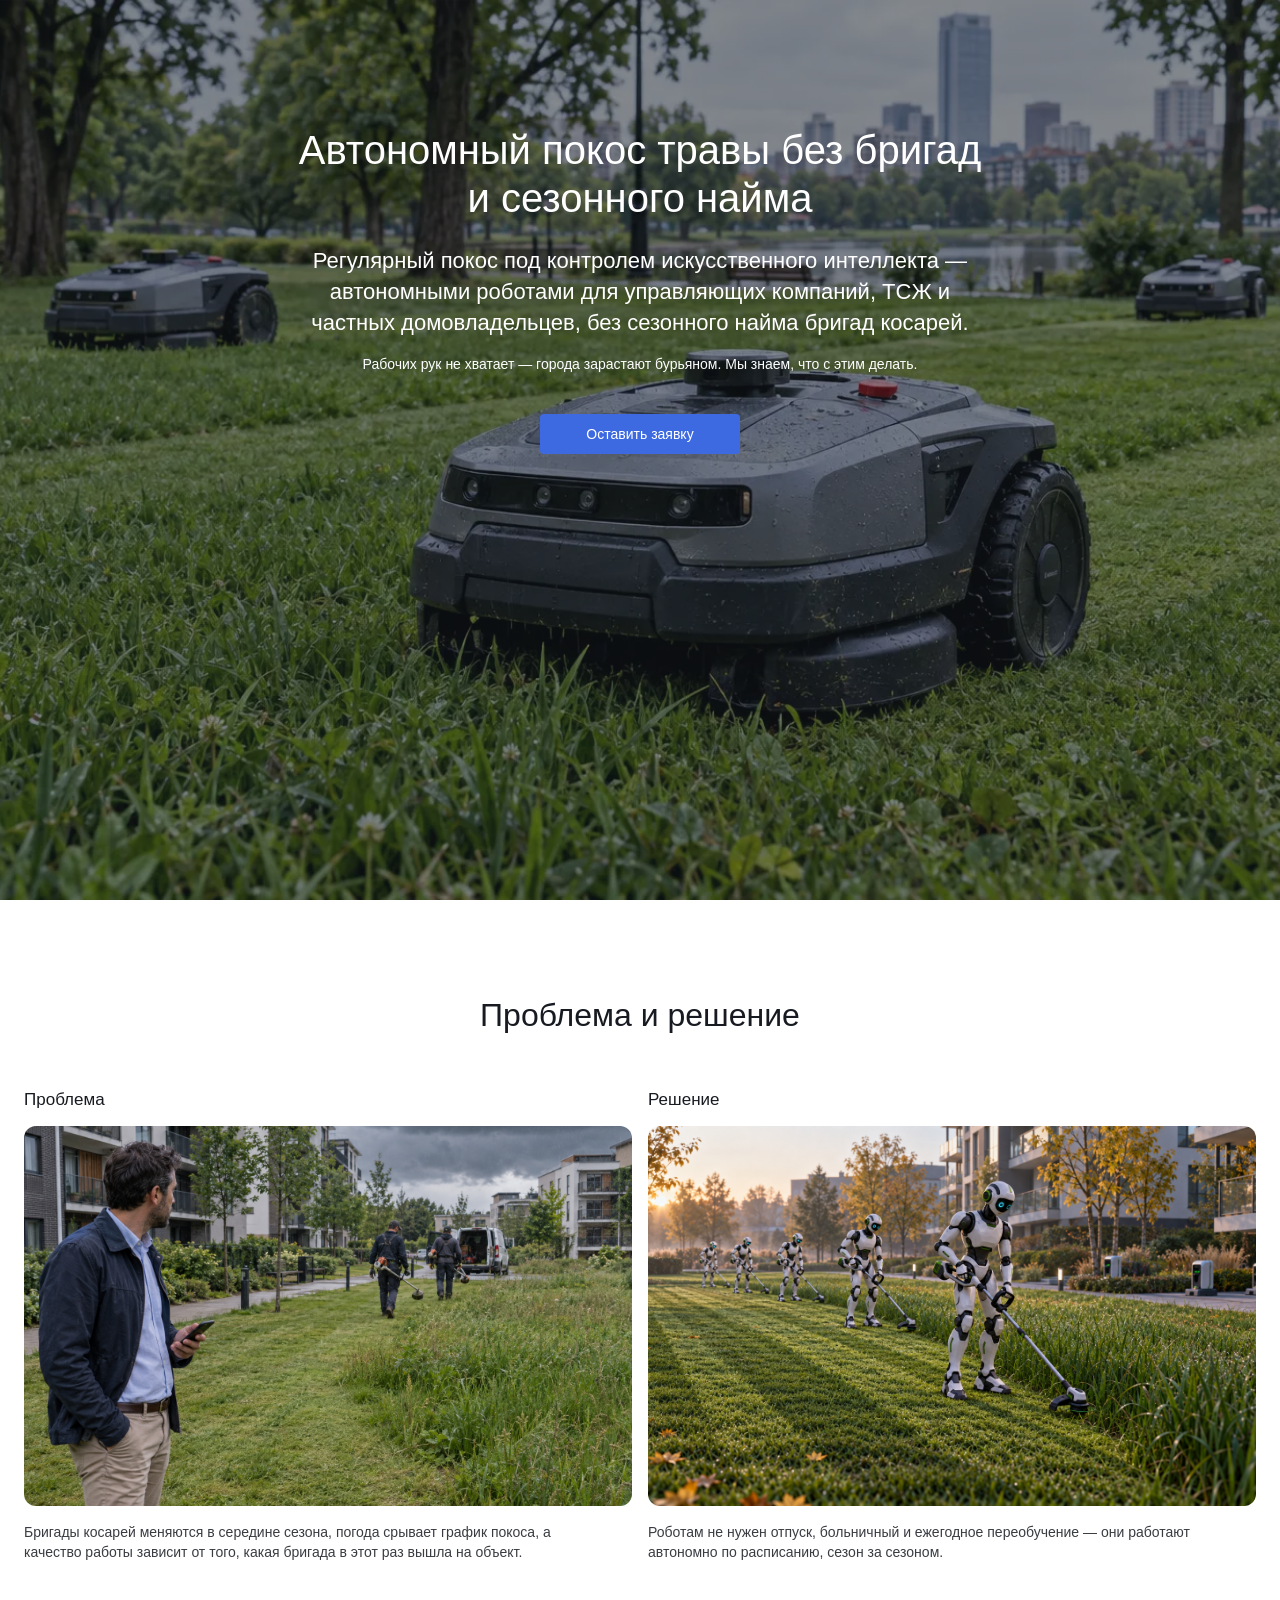
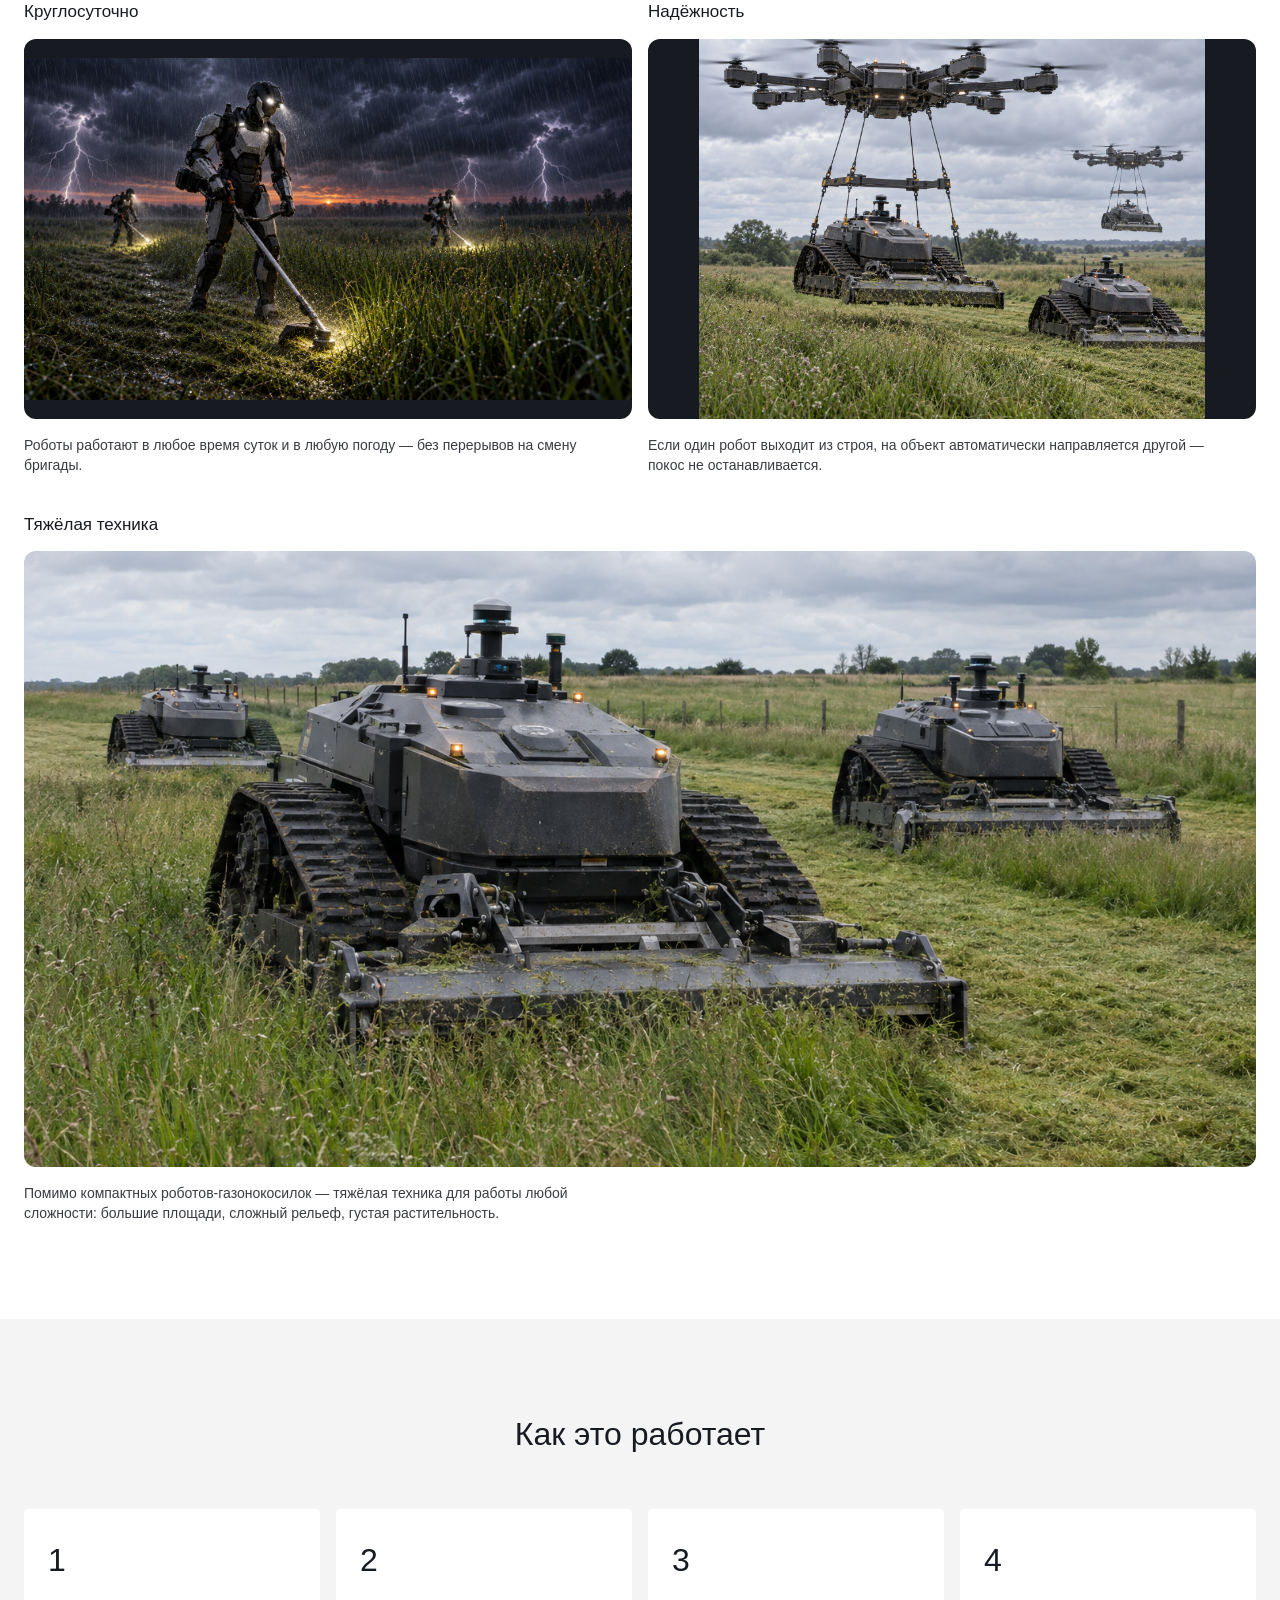
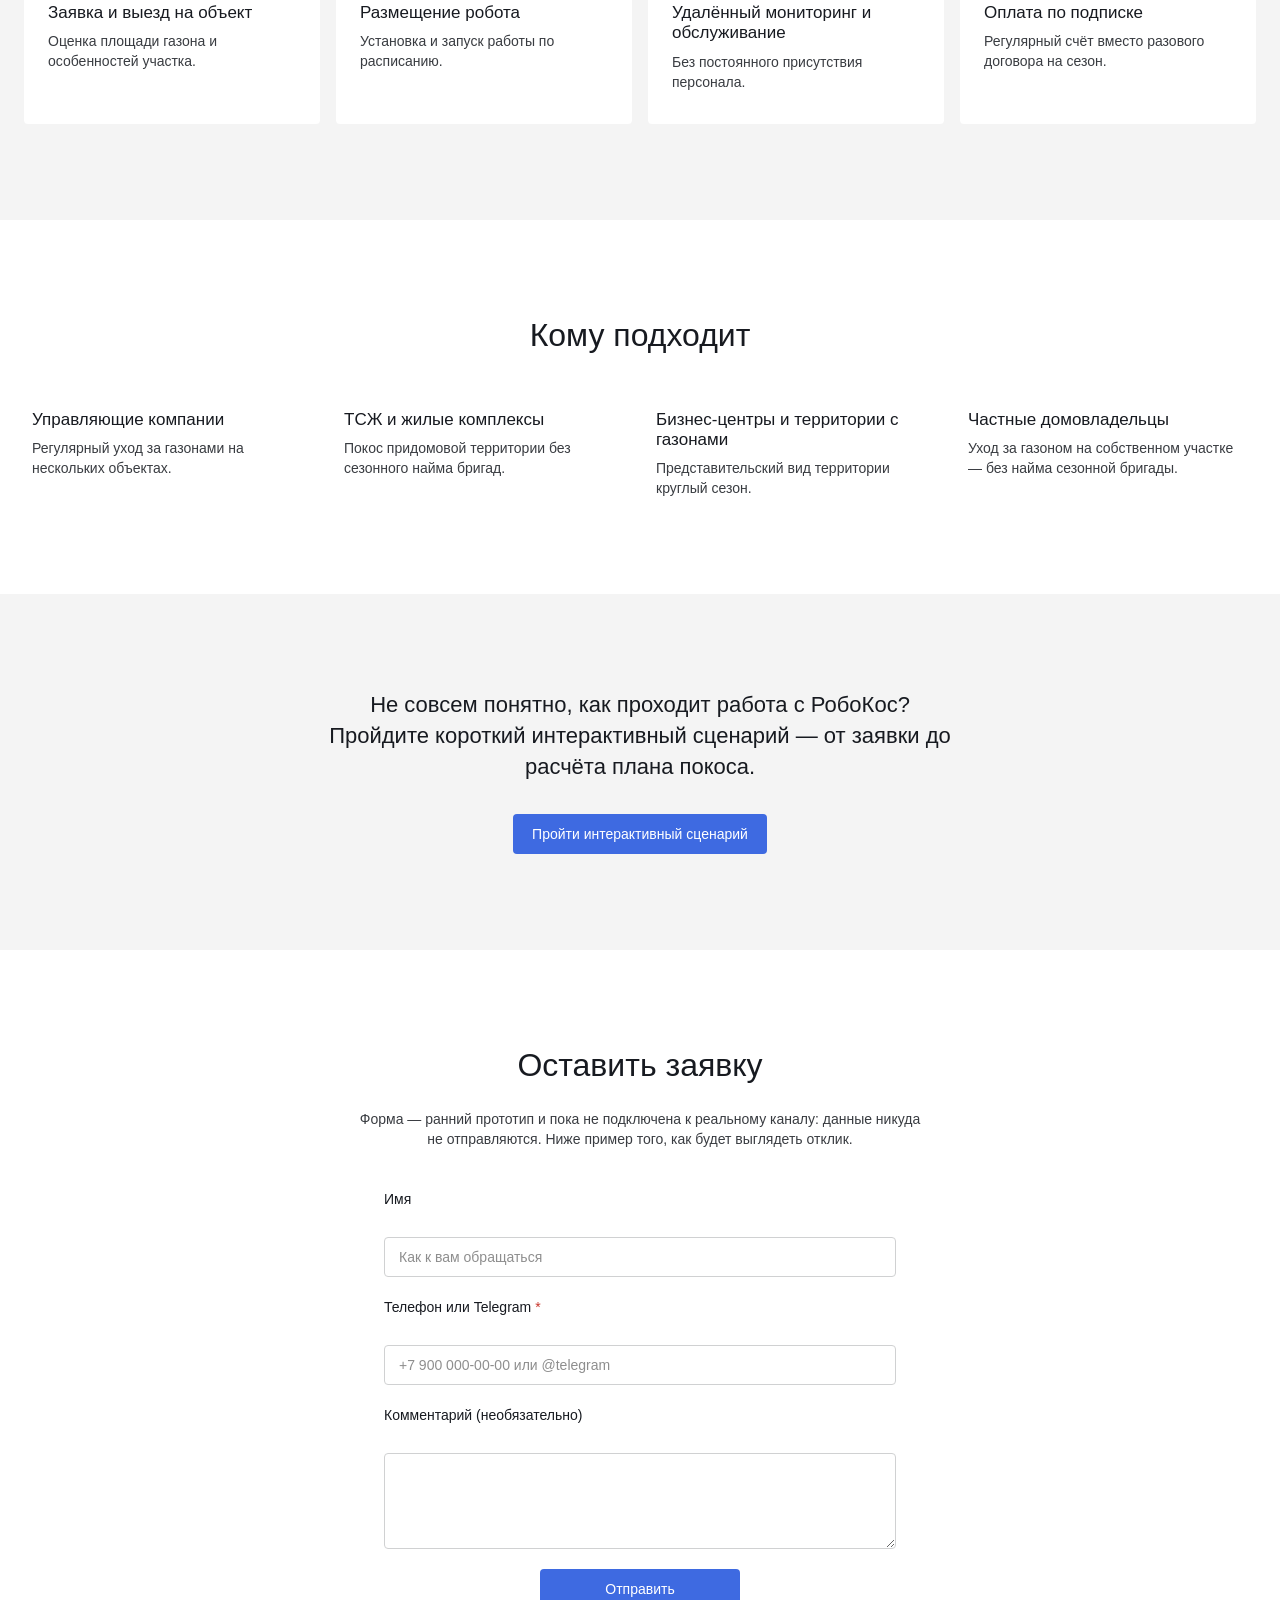
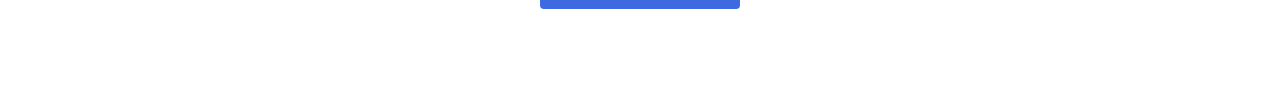
<file: index.html>
<!doctype html>
<html lang="ru">
<head>
    <meta charset="utf-8">
    <meta name="viewport" content="width=device-width, initial-scale=1.0">
    <title>РобоКос — автоматизированный уход за газонами</title>
    <meta name="description" content="РобоКос: автономные роботы-газонокосилки для управляющих компаний, ТСЖ и частных домовладельцев. Регулярный покос по подписке, без сезонного найма бригад.">
    <meta name="theme-color" content="#171a20">
    <link rel="stylesheet" href="styles.css">
    <noscript><style>.reveal { opacity: 1; transform: none; }</style></noscript>
</head>
<body>
    <section id="hero">
        <div class="hero-bg" aria-hidden="true">
            <img class="hero-bg-img" src="images/hero-bg.webp" alt="" fetchpriority="high" decoding="async">
        </div>
        <div class="hero-content">
            <h1 class="hero-title">Автономный покос травы <span class="hero-accent">без бригад и сезонного найма</span></h1>
            <p class="hero-subtitle">Регулярный покос под контролем искусственного интеллекта — автономными роботами для управляющих компаний, ТСЖ и частных домовладельцев, без сезонного найма бригад косарей.</p>
            <p class="hero-crisis">Рабочих рук не хватает — города зарастают бурьяном. Мы знаем, что с этим делать.</p>
            <a class="btn btn-primary hero-cta" href="#request-form">Оставить заявку</a>
        </div>
    </section>

    <section id="problem-solution">
        <h2 class="section-title">Проблема и решение</h2>
        <div class="problem-solution-grid">
            <div class="problem-solution-block reveal">
                <h3 class="label-eyebrow">Проблема</h3>
                <div class="problem-solution-image-wrap"><img loading="lazy" decoding="async" class="problem-solution-image" src="images/problem-crew.png" alt="Управляющий наблюдает за бригадой косарей, которая срывает график из-за непогоды"></div>
                <p>Бригады косарей меняются в середине сезона, погода срывает график покоса, а качество работы зависит от того, какая бригада в этот раз вышла на объект.</p>
            </div>
            <div class="problem-solution-block reveal">
                <h3 class="label-eyebrow">Решение</h3>
                <div class="problem-solution-image-wrap"><img loading="lazy" decoding="async" class="problem-solution-image" src="images/solution-robots.png" alt="Роботы-газонокосилки работают на территории жилого комплекса"></div>
                <p>Роботам не нужен отпуск, больничный и ежегодное переобучение — они работают автономно по расписанию, сезон за сезоном.</p>
            </div>
            <div class="problem-solution-block reveal">
                <h3 class="label-eyebrow">Круглосуточно</h3>
                <div class="problem-solution-image-wrap"><img loading="lazy" decoding="async" class="problem-solution-image problem-solution-image-contain" src="images/allweather.png" alt="Роботы-газонокосилки работают ночью, в дождь и грозу"></div>
                <p>Роботы работают в любое время суток и в любую погоду — без перерывов на смену бригады.</p>
            </div>
            <div class="problem-solution-block reveal">
                <h3 class="label-eyebrow">Надёжность</h3>
                <div class="problem-solution-image-wrap"><img loading="lazy" decoding="async" class="problem-solution-image problem-solution-image-contain" src="images/reliability-delivery.png" alt="Дроны доставляют гусеничных роботов-косилок на объект"></div>
                <p>Если один робот выходит из строя, на объект автоматически направляется другой — покос не останавливается.</p>
            </div>
            <div class="problem-solution-block problem-solution-block-wide reveal">
                <h3 class="label-eyebrow">Тяжёлая техника</h3>
                <div class="problem-solution-image-wrap"><img loading="lazy" decoding="async" class="problem-solution-image problem-solution-image-tall" src="images/heavy-equipment.png" alt="Гусеничные роботы для тяжёлых покосных работ на большой территории"></div>
                <p>Помимо компактных роботов-газонокосилок — тяжёлая техника для работы любой сложности: большие площади, сложный рельеф, густая растительность.</p>
            </div>
        </div>
    </section>

    <section id="how-it-works">
        <h2 class="section-title">Как это работает</h2>
        <ol class="how-it-works-steps">
            <li class="how-it-works-step reveal">
                <span class="step-number">1</span>
                <div>
                    <h3 class="step-title">Заявка и выезд на объект</h3>
                    <p class="step-description">Оценка площади газона и особенностей участка.</p>
                </div>
            </li>
            <li class="how-it-works-step reveal">
                <span class="step-number">2</span>
                <div>
                    <h3 class="step-title">Размещение робота</h3>
                    <p class="step-description">Установка и запуск работы по расписанию.</p>
                </div>
            </li>
            <li class="how-it-works-step reveal">
                <span class="step-number">3</span>
                <div>
                    <h3 class="step-title">Удалённый мониторинг и обслуживание</h3>
                    <p class="step-description">Без постоянного присутствия персонала.</p>
                </div>
            </li>
            <li class="how-it-works-step reveal">
                <span class="step-number">4</span>
                <div>
                    <h3 class="step-title">Оплата по подписке</h3>
                    <p class="step-description">Регулярный счёт вместо разового договора на сезон.</p>
                </div>
            </li>
        </ol>
    </section>

    <section id="who-its-for">
        <h2 class="section-title">Кому подходит</h2>
        <ul class="who-its-for-list">
            <li class="who-its-for-item reveal">
                <h3 class="label-eyebrow">Управляющие компании</h3>
                <p>Регулярный уход за газонами на нескольких объектах.</p>
            </li>
            <li class="who-its-for-item reveal">
                <h3 class="label-eyebrow">ТСЖ и жилые комплексы</h3>
                <p>Покос придомовой территории без сезонного найма бригад.</p>
            </li>
            <li class="who-its-for-item reveal">
                <h3 class="label-eyebrow">Бизнес-центры и территории с газонами</h3>
                <p>Представительский вид территории круглый сезон.</p>
            </li>
            <li class="who-its-for-item reveal">
                <h3 class="label-eyebrow">Частные домовладельцы</h3>
                <p>Уход за газоном на собственном участке — без найма сезонной бригады.</p>
            </li>
        </ul>
    </section>

    <div class="pre-form-cta">
        <p class="pre-form-cta-text">Не совсем понятно, как проходит работа с РобоКос? Пройдите короткий интерактивный сценарий — от заявки до расчёта плана покоса.</p>
        <a class="btn btn-secondary" href="demo.html">Пройти интерактивный сценарий</a>
    </div>

    <section id="request-form">
        <h2 class="section-title">Оставить заявку</h2>
        <p class="request-form-intro">Форма — ранний прототип и пока не подключена к реальному каналу: данные никуда не отправляются. Ниже пример того, как будет выглядеть отклик.</p>
        <form id="request-form-form">
            <label for="request-name">Имя</label>
            <input type="text" id="request-name" name="request-name" autocomplete="name" placeholder="Как к вам обращаться">

            <label for="request-contact">Телефон или Telegram <span class="required-mark" aria-hidden="true">*</span></label>
            <input type="text" id="request-contact" name="request-contact" required aria-describedby="request-contact-error" autocomplete="tel" placeholder="+7 900 000-00-00 или @telegram">
            <p id="request-contact-error" class="field-error" role="alert" hidden>Укажите телефон или Telegram, чтобы мы могли связаться.</p>

            <label for="request-comment">Комментарий (необязательно)</label>
            <textarea id="request-comment" name="request-comment"></textarea>

            <button type="button" id="request-form-submit">Отправить</button>
        </form>
        <noscript>
            <p class="request-form-noscript">Для показа ответа формы нужен JavaScript — без него демонстрация не сработает.</p>
        </noscript>

        <div id="request-form-result" hidden aria-live="polite">
            <p>Форма пока не подключена к реальному каналу связи — это ранний прототип, введённые данные никуда не отправляются и не сохраняются.</p>
            <p>Здесь будет прямой контакт — телефон или Telegram (пока не указан).</p>
        </div>
    </section>

    <script src="script.js"></script>
</body>
</html>
</file>
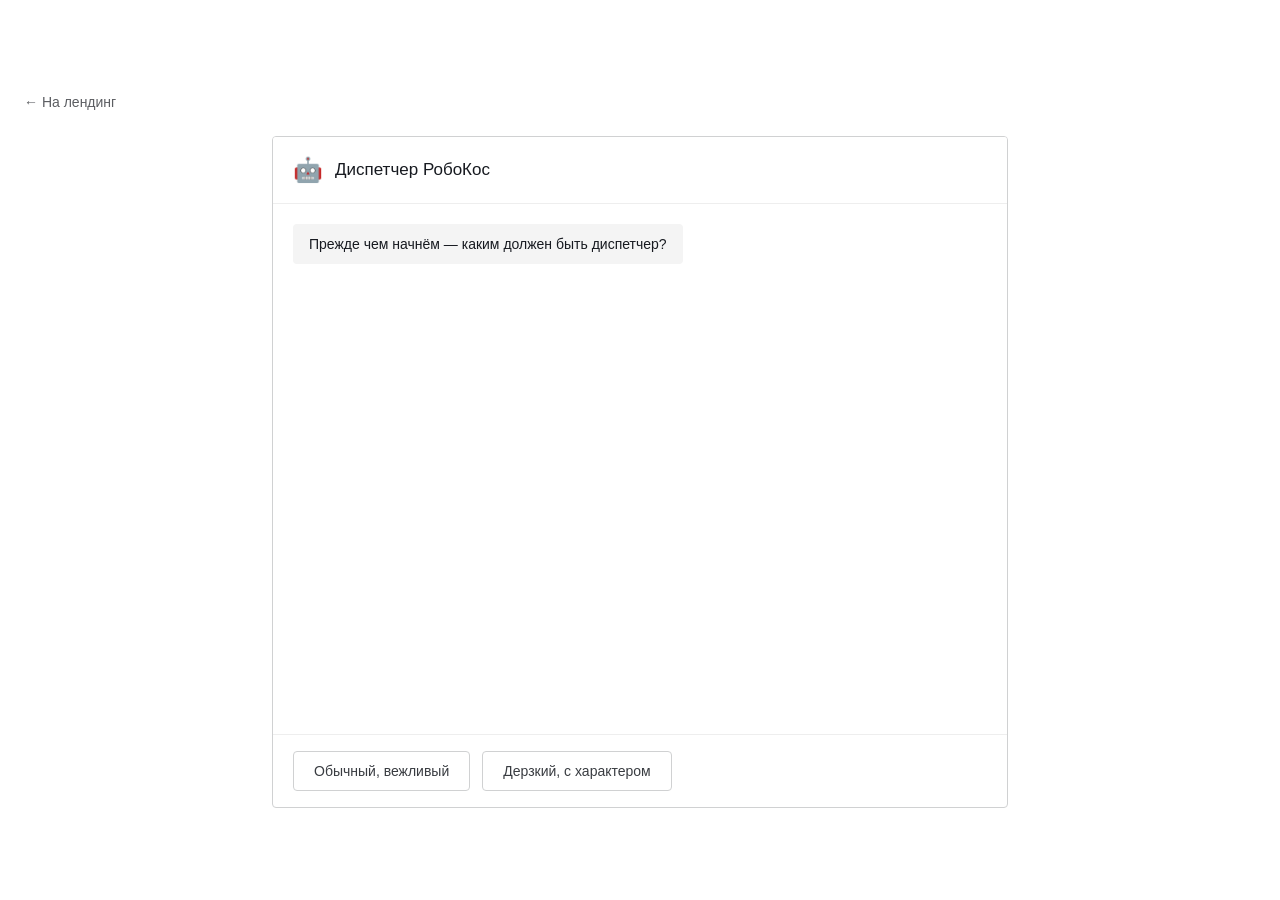
<file: demo.html>
<!doctype html>
<html lang="ru">
<head>
    <meta charset="utf-8">
    <meta name="viewport" content="width=device-width, initial-scale=1.0">
    <title>РобоКос — демо процесса обслуживания</title>
    <link rel="stylesheet" href="styles.css">
    <link rel="stylesheet" href="demo.css">
</head>
<body>
    <div class="demo-page">
        <a class="demo-back" href="index.html">← На лендинг</a>

        <div class="demo-chat">
            <div class="demo-chat-header">
                <span class="demo-chat-avatar" aria-hidden="true">🤖</span>
                <div>
                    <p class="demo-chat-title">Диспетчер РобоКос</p>
                </div>
            </div>
            <div class="demo-chat-log" id="demo-chat-log" aria-live="polite"></div>
            <div class="demo-chat-input-area" id="demo-chat-input-area"></div>
        </div>
    </div>

    <script src="demo.js"></script>
</body>
</html>
</file>
<file: styles.css>
:root {
    /* Токены из DESIGN.md (Tesla): белый холст + один синий акцент только для кнопок. */
    --blue: #3e6ae1;
    --blue-hover: #3457b1;
    --white: #ffffff;
    --ash: #f4f4f4;
    --carbon: #171a20;
    --graphite: #393c41;
    --pewter: #5c5e62;
    --silver: #8e8e8e;
    --cloud: #eeeeee;
    --pale: #d0d1d2;
    --error: #c8372d;
    --radius: 4px;
    --radius-card: 12px;
    --ease: 0.33s;
    --gutter: max(24px, calc(50% - 640px));
    --font-sans: -apple-system, BlinkMacSystemFont, "Segoe UI", Arial, sans-serif;
}

* {
    box-sizing: border-box;
}

html,
body {
    margin: 0;
    padding: 0;
}

h1,
h2,
h3,
h4,
h5,
h6,
p {
    margin: 0;
    padding: 0;
}

body {
    background-color: var(--white);
    color: var(--graphite);
    font-family: var(--font-sans);
    font-size: 14px;
    font-weight: 400;
    line-height: 1.43;
    letter-spacing: normal;
}

:focus-visible {
    outline: 2px solid var(--carbon);
    outline-offset: 2px;
}

section {
    padding: 96px var(--gutter);
    background-color: var(--white);
    color: var(--carbon);
}

#how-it-works {
    background-color: var(--ash);
}

.section-title {
    margin-bottom: 56px;
    text-align: center;
    font-size: 32px;
    font-weight: 500;
    line-height: 1.2;
    color: var(--carbon);
}

/* Герой: весь экран, фото от края до края, текст белый по центру. */
#hero {
    position: relative;
    display: flex;
    align-items: flex-start;
    justify-content: center;
    min-height: 100vh;
    min-height: 100svh;
    padding: 14vh var(--gutter) 64px;
    background-color: var(--carbon);
    color: var(--white);
    text-align: center;
    overflow: hidden;
}

.hero-bg {
    position: absolute;
    inset: 0;
    z-index: 0;
    display: flex;
}

.hero-bg-img {
    width: 100%;
    height: 100%;
    object-fit: cover;
    object-position: 50% 72%;
}

/* Ровная тонкая вуаль (без градиента), чтобы белый текст читался на светлом небе. */
#hero::before {
    content: "";
    position: absolute;
    inset: 0;
    z-index: 1;
    background-color: rgba(23, 26, 32, 0.5);
}

.hero-content {
    position: relative;
    z-index: 2;
    max-width: 44rem;
}

.hero-title {
    font-size: 40px;
    font-weight: 500;
    line-height: 1.2;
    color: var(--white);
}

.hero-accent {
    color: inherit;
}

.hero-subtitle {
    margin-top: 24px;
    font-size: 22px;
    font-weight: 400;
    line-height: 1.4;
    color: var(--white);
}

.hero-crisis {
    margin-top: 16px;
    font-size: 14px;
    font-weight: 500;
    color: var(--white);
}

.hero-cta {
    margin-top: 40px;
}

/* Кнопки: 40px, радиус 4px, вес 500, только смена цвета за 0.33s. */
.btn {
    display: inline-flex;
    align-items: center;
    justify-content: center;
    min-width: 200px;
    min-height: 40px;
    padding: 4px 16px;
    border: 3px solid transparent;
    border-radius: var(--radius);
    font-family: var(--font-sans);
    font-size: 14px;
    font-weight: 500;
    line-height: 1.2;
    text-decoration: none;
    cursor: pointer;
    transition: border-color var(--ease), background-color var(--ease), color var(--ease);
}

.btn-primary,
.btn-secondary {
    background-color: var(--blue);
    color: var(--white);
}

.btn-primary:hover,
.btn-secondary:hover {
    background-color: var(--blue-hover);
}

/* Полоса-призыв перед формой: светлая, один месседж. */
.pre-form-cta {
    display: flex;
    flex-direction: column;
    align-items: center;
    gap: 32px;
    padding: 96px var(--gutter);
    background-color: var(--ash);
    text-align: center;
}

.pre-form-cta-text {
    max-width: 40rem;
    font-size: 22px;
    font-weight: 400;
    line-height: 1.4;
    color: var(--carbon);
}

.reveal {
    opacity: 0;
    transform: translateY(16px);
    transition: opacity 0.5s ease, transform 0.5s ease;
}

.reveal.is-visible {
    opacity: 1;
    transform: translateY(0);
}

.label-eyebrow {
    font-size: 17px;
    font-weight: 500;
    line-height: 1.18;
    color: var(--carbon);
}

/* Блоки «проблема/решение»: без рамок и теней, фото со скруглением 12px. */
.problem-solution-grid {
    display: grid;
    grid-template-columns: 1fr 1fr;
    gap: 40px 16px;
}

.problem-solution-block-wide {
    grid-column: 1 / -1;
}

.problem-solution-image-wrap {
    overflow: hidden;
    margin-top: 16px;
    border-radius: var(--radius-card);
}

.problem-solution-image {
    display: block;
    width: 100%;
    aspect-ratio: 16 / 10;
    object-fit: cover;
}

.problem-solution-image-tall {
    aspect-ratio: 2 / 1;
    object-position: center 40%;
}

.problem-solution-image-contain {
    object-fit: contain;
    background-color: var(--carbon);
}

.problem-solution-block p {
    margin-top: 16px;
    max-width: 36rem;
    color: var(--graphite);
}

.how-it-works-steps,
.who-its-for-list {
    display: grid;
    grid-template-columns: repeat(4, 1fr);
    gap: 16px;
    margin: 0;
    padding: 0;
    list-style: none;
}

.how-it-works-step {
    display: flex;
    flex-direction: column;
    gap: 24px;
    padding: 32px 24px;
    background-color: var(--white);
    border-radius: var(--radius);
}

.step-number {
    font-size: 32px;
    font-weight: 500;
    line-height: 1.2;
    color: var(--carbon);
}

.step-title {
    font-size: 17px;
    font-weight: 500;
    line-height: 1.18;
    color: var(--carbon);
}

.step-description {
    margin-top: 8px;
    color: var(--graphite);
}

.who-its-for-item {
    padding: 0 8px;
}

.who-its-for-item p {
    margin-top: 8px;
    color: var(--graphite);
}

.request-form-intro {
    max-width: 36rem;
    margin: -32px auto 0;
    text-align: center;
    color: var(--graphite);
}

/* Форма: прозрачные поля, минимальная рамка, плейсхолдер Silver Fog. */
#request-form-form {
    display: flex;
    flex-direction: column;
    gap: 20px;
    max-width: 32rem;
    margin: 40px auto 0;
}

#request-form-form label {
    font-weight: 500;
    color: var(--carbon);
}

#request-form-form input,
#request-form-form textarea {
    width: 100%;
    margin-top: 8px;
    padding: 10px 14px;
    background-color: transparent;
    color: var(--carbon);
    font-family: var(--font-sans);
    font-size: 14px;
    line-height: 1.43;
    border: 1px solid var(--pale);
    border-radius: var(--radius);
    transition: border-color var(--ease);
}

#request-form-form input::placeholder,
#request-form-form textarea::placeholder {
    color: var(--silver);
}

#request-form-form input {
    height: 40px;
}

#request-form-form textarea {
    min-height: 96px;
    resize: vertical;
}

#request-form-form input:focus,
#request-form-form textarea:focus {
    outline: none;
    border-color: var(--carbon);
    box-shadow: 0 0 0 1px var(--carbon);
}

.required-mark {
    color: var(--error);
}

.field-error {
    margin-top: -12px;
    color: var(--error);
}

#request-form-submit {
    align-self: center;
    min-width: 200px;
    min-height: 40px;
    padding: 4px 16px;
    background-color: var(--blue);
    color: var(--white);
    font-family: var(--font-sans);
    font-size: 14px;
    font-weight: 500;
    line-height: 1.2;
    border: 3px solid transparent;
    border-radius: var(--radius);
    cursor: pointer;
    transition: border-color var(--ease), background-color var(--ease), color var(--ease);
}

#request-form-submit:hover {
    background-color: var(--blue-hover);
}

.request-form-noscript {
    max-width: 32rem;
    margin: 16px auto 0;
    color: var(--pewter);
}

#request-form-result {
    max-width: 32rem;
    margin: 40px auto 0;
    padding: 24px;
    background-color: var(--ash);
    border-radius: var(--radius);
}

#request-form-result p {
    color: var(--graphite);
}

#request-form-result p + p {
    margin-top: 12px;
    font-weight: 500;
    color: var(--carbon);
}

@media (max-width: 1024px) {
    section,
    .pre-form-cta {
        padding-top: 72px;
        padding-bottom: 72px;
    }

    .how-it-works-steps,
    .who-its-for-list {
        grid-template-columns: repeat(2, 1fr);
    }
}

@media (max-width: 768px) {
    .problem-solution-grid {
        grid-template-columns: 1fr;
    }

    .who-its-for-list {
        gap: 32px 16px;
    }
}

@media (prefers-reduced-motion: reduce) {
    .reveal {
        opacity: 1;
        transform: none;
        transition: none;
    }
}

@media (max-width: 480px) {
    :root {
        --gutter: 16px;
    }

    section,
    .pre-form-cta {
        padding-top: 48px;
        padding-bottom: 48px;
    }

    .section-title {
        margin-bottom: 32px;
        font-size: 24px;
    }

    #hero {
        padding-top: 12vh;
    }

    .hero-title {
        font-size: 28px;
    }

    .hero-subtitle {
        font-size: 18px;
    }

    .request-form-intro {
        margin-top: -16px;
    }

    .how-it-works-steps,
    .who-its-for-list {
        grid-template-columns: 1fr;
    }

    .pre-form-cta-text {
        font-size: 18px;
    }

    .btn,
    #request-form-submit {
        align-self: stretch;
        width: 100%;
    }
}
</file>
<file: demo.css>
.demo-page {
    min-height: 100vh;
    display: flex;
    flex-direction: column;
    align-items: center;
    justify-content: center;
    padding: 48px 24px;
    background-color: var(--white);
}

.demo-back {
    align-self: flex-start;
    margin-bottom: 24px;
    color: var(--pewter);
    font-size: 14px;
    font-weight: 400;
    text-decoration: none;
    transition: color var(--ease);
}

.demo-back:hover {
    color: var(--carbon);
    text-decoration: underline;
}

/* Чат: белая поверхность с едва заметной границей, как «Ask a Question» у Tesla. */
.demo-chat {
    width: 100%;
    max-width: 32rem;
    display: flex;
    flex-direction: column;
    border: 1px solid var(--pale);
    border-radius: var(--radius);
    overflow: hidden;
    background-color: var(--white);
    min-height: 32rem;
    max-height: 80vh;
}

@media (min-width: 900px) {
    .demo-chat {
        max-width: 46rem;
        min-height: 42rem;
    }

    .demo-chat-header {
        padding: 20px 24px;
    }

    .demo-chat-avatar {
        font-size: 1.8rem;
    }

    .demo-chat-title {
        font-size: 17px;
    }

    .demo-chat-log {
        padding: 24px 28px;
        gap: 16px;
    }

    .demo-bubble {
        font-size: 15px;
        padding: 12px 18px;
    }

    .demo-chat-input-area {
        padding: 20px 28px;
    }
}

.demo-chat-header {
    display: flex;
    align-items: center;
    gap: 12px;
    padding: 16px 20px;
    border-bottom: 1px solid var(--cloud);
    background-color: var(--white);
    text-align: left;
}

.demo-chat-avatar {
    font-size: 1.5rem;
}

.demo-chat-title {
    font-weight: 500;
    color: var(--carbon);
}

.demo-chat-subtitle {
    margin-top: 2px;
    font-size: 12px;
    color: var(--pewter);
}

.demo-chat-log {
    flex: 1 1 auto;
    overflow-y: auto;
    padding: 20px;
    display: flex;
    flex-direction: column;
    gap: 12px;
}

.demo-msg {
    display: flex;
}

.demo-msg-bot {
    justify-content: flex-start;
}

.demo-msg-user {
    justify-content: flex-end;
}

.demo-bubble {
    max-width: 82%;
    padding: 10px 16px;
    border-radius: var(--radius);
    font-size: 14px;
    line-height: 1.43;
    white-space: pre-line;
    text-align: left;
}

.demo-msg-bot .demo-bubble {
    background-color: var(--ash);
    color: var(--carbon);
}

.demo-msg-user .demo-bubble {
    background-color: var(--carbon);
    color: var(--white);
    font-weight: 500;
}

.demo-typing .demo-bubble {
    display: flex;
    gap: 5px;
    align-items: center;
    padding: 12px 16px;
}

.demo-typing-dot {
    width: 6px;
    height: 6px;
    border-radius: 50%;
    background-color: var(--silver);
    animation: demo-typing-bounce 1s infinite ease-in-out;
}

.demo-typing-dot:nth-child(2) {
    animation-delay: 0.15s;
}

.demo-typing-dot:nth-child(3) {
    animation-delay: 0.3s;
}

@keyframes demo-typing-bounce {
    0%, 60%, 100% {
        transform: translateY(0);
        opacity: 0.5;
    }

    30% {
        transform: translateY(-4px);
        opacity: 1;
    }
}

.demo-chat-input-area {
    border-top: 1px solid var(--cloud);
    padding: 16px 20px;
}

.demo-chat-form {
    display: flex;
    gap: 12px;
}

.demo-chat-form input {
    flex: 1 1 auto;
    min-width: 0;
    height: 40px;
    padding: 10px 14px;
    background-color: transparent;
    color: var(--carbon);
    font-family: var(--font-sans);
    font-size: 14px;
    border: 1px solid var(--pale);
    border-radius: var(--radius);
    transition: border-color var(--ease);
}

.demo-chat-form input::placeholder {
    color: var(--silver);
}

.demo-chat-form input:focus {
    outline: none;
    border-color: var(--carbon);
    box-shadow: 0 0 0 1px var(--carbon);
}

.demo-chat-form button {
    flex-shrink: 0;
    min-width: 0;
    padding: 4px 24px;
}

.demo-chips {
    display: flex;
    flex-wrap: wrap;
    gap: 12px;
}

/* Чипы — вторичная кнопка: белая, графитовый текст, тонкая рамка. */
.demo-chip {
    min-height: 40px;
    padding: 4px 20px;
    border-radius: var(--radius);
    border: 1px solid var(--pale);
    background-color: var(--white);
    color: var(--graphite);
    font-family: var(--font-sans);
    font-size: 14px;
    font-weight: 500;
    cursor: pointer;
    transition: border-color var(--ease), background-color var(--ease), color var(--ease);
}

.demo-chip:hover {
    border-color: var(--carbon);
    color: var(--carbon);
}

.demo-cta-wrap {
    display: flex;
    justify-content: center;
    padding-top: 4px;
}

.demo-msg-widget {
    justify-content: flex-start;
}

/* Карточка результата: без рамок и цветовых кодов, уровень сложности передаёт эмодзи в бейдже. */
.demo-widget-card {
    position: relative;
    width: 100%;
    padding: 16px 20px;
    border-radius: var(--radius);
    background-color: var(--ash);
}

.demo-widget-card.tier-hard {
    animation: demo-card-shake 0.5s ease;
}

@keyframes demo-card-shake {
    0%, 100% {
        transform: translateX(0);
    }

    20% {
        transform: translateX(-6px);
    }

    40% {
        transform: translateX(6px);
    }

    60% {
        transform: translateX(-4px);
    }

    80% {
        transform: translateX(4px);
    }
}

.demo-confetti-piece {
    position: absolute;
    top: -10px;
    width: 6px;
    height: 10px;
    border-radius: 1px;
    opacity: 0.9;
    animation-name: demo-confetti-fall;
    animation-timing-function: ease-in;
    animation-fill-mode: forwards;
    pointer-events: none;
}

@keyframes demo-confetti-fall {
    0% {
        transform: translateY(0) rotate(0deg);
        opacity: 1;
    }

    100% {
        transform: translateY(140px) rotate(360deg);
        opacity: 0;
    }
}

@media (prefers-reduced-motion: reduce) {
    .demo-widget-card.tier-hard {
        animation: none;
    }

    .demo-confetti-piece {
        animation: none;
        opacity: 0;
    }
}

.demo-badge {
    display: inline-block;
    padding: 4px 12px;
    border-radius: var(--radius);
    background-color: var(--white);
    color: var(--carbon);
    font-weight: 500;
    font-size: 14px;
}

.demo-lawn {
    position: relative;
    height: 56px;
    margin-top: 16px;
    border-radius: var(--radius);
    background:
        repeating-linear-gradient(90deg, var(--cloud) 0, var(--cloud) 1px, transparent 1px, transparent 14px),
        var(--white);
    overflow: hidden;
}

.demo-robot {
    position: absolute;
    left: -10%;
    top: 14px;
    font-size: 1.3rem;
    animation: demo-mow 3.4s linear infinite;
}

@keyframes demo-mow {
    0% {
        left: -10%;
    }

    100% {
        left: 100%;
    }
}

.demo-widget-more {
    margin-top: 8px;
    font-size: 14px;
    color: var(--pewter);
}

.demo-widget-stats {
    margin-top: 16px;
    display: flex;
    flex-direction: column;
    gap: 8px;
}

.demo-widget-stats dt {
    font-size: 12px;
    color: var(--pewter);
}

.demo-widget-stats dd {
    margin: 2px 0 0;
    font-weight: 500;
    color: var(--carbon);
}

@media (prefers-reduced-motion: reduce) {
    .demo-robot {
        animation: none;
        left: 40%;
    }
}

@media (max-width: 480px) {
    .demo-page {
        padding: 32px 16px;
    }

    .demo-chat {
        min-height: 28rem;
        max-height: 85vh;
    }

    .demo-chat-form button {
        width: auto;
    }
}
</file>
